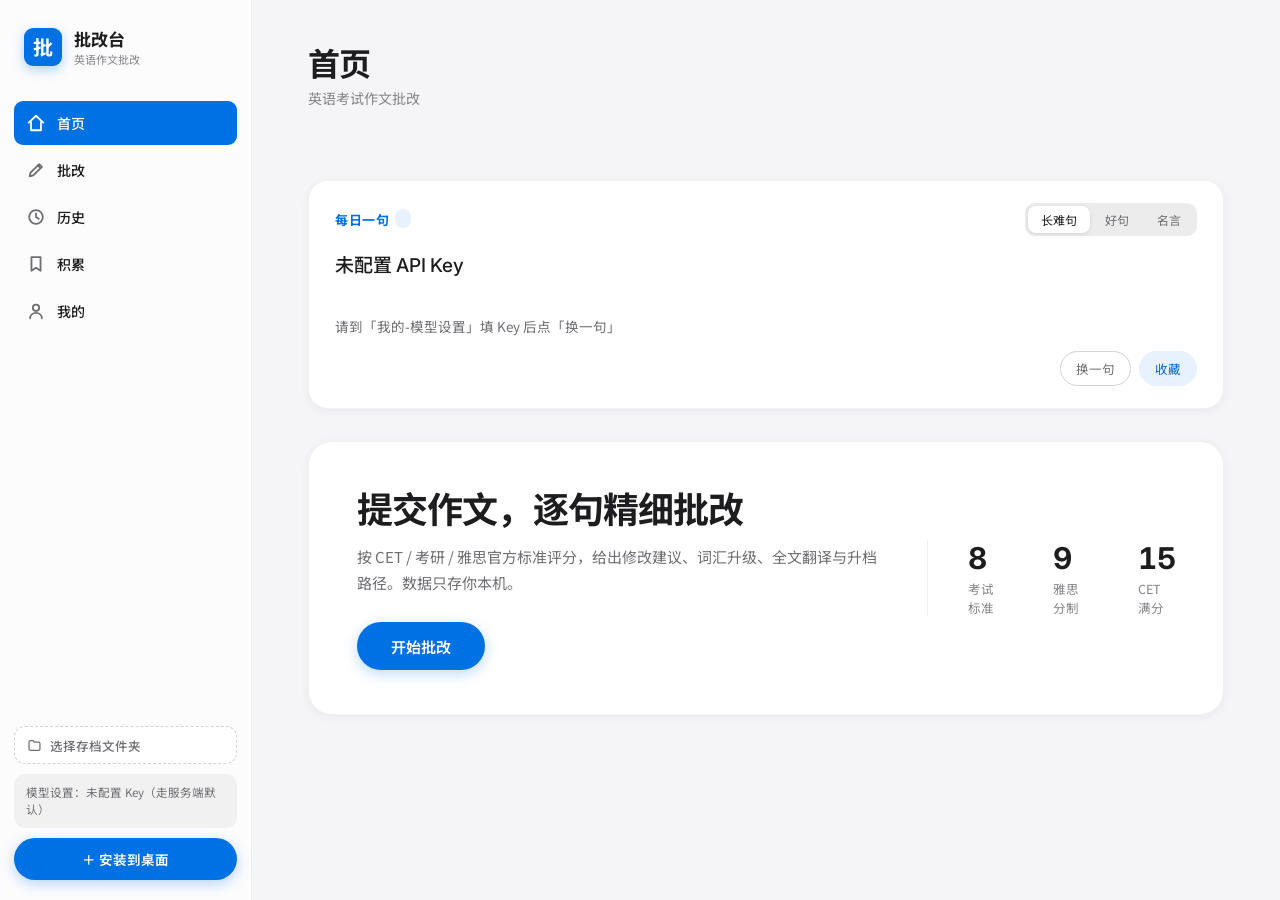
<file: index.html>
<!DOCTYPE html>
<html lang="zh-CN">
<head>
<meta charset="UTF-8">
<meta name="viewport" content="width=device-width, initial-scale=1">
<meta name="theme-color" content="#0071E3">
<meta name="apple-mobile-web-app-capable" content="yes">
<meta name="apple-mobile-web-app-status-bar-style" content="default">
<meta name="apple-mobile-web-app-title" content="批改台">
<title>批改台 · 英语作文批改</title>
<link rel="manifest" href="manifest.webmanifest">
<link rel="icon" type="image/png" sizes="192x192" href="icon-192.png">
<link rel="apple-touch-icon" href="icon-192.png">
<link rel="preconnect" href="https://fonts.googleapis.com">
<link rel="preconnect" href="https://fonts.gstatic.com" crossorigin>
<link href="https://fonts.googleapis.com/css2?family=Inter:wght@400;500;600;700&family=Noto+Sans+SC:wght@400;500;600;700&display=swap" rel="stylesheet">
<link rel="stylesheet" href="css/style.css">
</head>
<body>
<!-- class="phone" 是 app.js 注入桌面侧边栏的挂载点；桌面版 CSS 将其铺满整个视口 -->
<div class="phone app-shell">

  <!-- ===================== 屏1 首页 ===================== -->
  <section class="screen show" id="s-home" data-active="home">
    <div class="content">
      <div class="page-head">
        <div>
          <div class="page-title">首页</div>
          <div class="page-sub">英语考试作文批改</div>
        </div>
      </div>

      <div class="daily-card" id="dailyCard">
        <div class="daily-head">
          <span class="daily-label">每日一句 <em class="daily-src" id="dailySrc"></em></span>
          <div class="daily-seg" id="dailySeg">
            <button class="on" data-cat="long">长难句</button>
            <button data-cat="good">好句</button>
            <button data-cat="quote">名言</button>
          </div>
        </div>
        <div class="daily-text" id="dailyText"></div>
        <div class="daily-cn" id="dailyCn"></div>
        <div class="daily-foot">
          <span class="daily-author" id="dailyAuthor"></span>
          <div class="daily-actions">
            <button class="mini-btn" id="dailyNext">换一句</button>
            <button class="mini-btn primary" id="dailySave">收藏</button>
          </div>
        </div>
      </div>

      <div class="hero-card">
        <div class="hero-main">
          <div class="hero-title">提交作文，逐句精细批改</div>
          <div class="hero-desc">按 CET / 考研 / 雅思官方标准评分，给出修改建议、词汇升级、全文翻译与升档路径。数据只存你本机。</div>
          <button class="cta" id="homeCta" style="max-width:200px">开始批改</button>
        </div>
        <div class="hero-meta">
          <div class="hero-stat"><b>8</b><span>考试标准</span></div>
          <div class="hero-stat"><b>9</b><span>雅思分制</span></div>
          <div class="hero-stat"><b>15</b><span>CET 满分</span></div>
        </div>
      </div>
    </div>
  </section>

  <!-- ===================== 屏2 新建批改 ===================== -->
  <section class="screen" id="s-new" data-active="review">
    <div class="content">
      <div class="page-head">
        <div>
          <div class="page-title">新建批改</div>
          <div class="page-sub">选择考试标准并粘贴作文，逐句精细批改</div>
        </div>
        <button class="icon-btn" id="newClose" title="返回首页"><svg viewBox="0 0 24 24" fill="none" stroke="currentColor" stroke-width="2" stroke-linecap="round"><path d="M6 6l12 12M18 6L6 18"/></svg></button>
      </div>
      <div class="new-grid">
        <div class="card new-main">
          <div class="card-title">考试标准</div>
          <div class="sub">单选，决定评分依据与目标字数</div>
          <select class="exam-select" id="levelSelect" style="width:100%">
            <option value="CET4" selected>CET-4</option>
            <option value="CET6">CET-6</option>
            <option value="考研英一A">考研英语一 · A节</option>
            <option value="考研英一B">考研英语一 · B节</option>
            <option value="考研英二A">考研英语二 · A节</option>
            <option value="考研英二B">考研英语二 · B节</option>
            <option value="高中">高中</option>
            <option value="雅思">雅思</option>
          </select>

          <div class="card-title" style="margin-top:18px">作文输入</div>
          <div class="essay-box" id="essayBox">
            <textarea class="essay-text" id="essayInput" placeholder="在这里粘贴或输入你的作文…&#10;&#10;示例：&#10;    In recent years, online learning has become increasingly popular among college students. It offers flexibility and convenience, allowing learners to access course materials anytime and anywhere."></textarea>
            <div class="word-count" id="wordCount">0 词</div>
            <div class="word-target" id="wordTarget"></div>
          </div>

          <div class="sub" id="dirHint">题目 / Directions（选填，填写可提升离题批改准确率）</div>
          <div class="dir-box">
            <textarea class="dir-text" id="dirInput" placeholder="可选：题目、Directions 或图表描述"></textarea>
          </div>

          <button class="cta grade-btn" id="gradeBtn">开始批改</button>
        </div>
        <div class="new-side">
          <div class="card">
            <div class="card-title">使用说明</div>
            <div class="guide-step"><b>1.</b> 选择考试标准，决定评分依据与目标字数</div>
            <div class="guide-step"><b>2.</b> 粘贴作文（可同时填写题目提升切题检测准确率）</div>
            <div class="guide-step"><b>3.</b> 点击「开始批改」，按官方标准逐句评分</div>
            <div class="guide-step"><b>4.</b> 结果页可查看修改建议、查词、收藏、导出报告</div>
          </div>
          <div class="card" style="margin-top:14px">
            <div class="card-title">关于模型</div>
            <div class="desc">批改使用你在「我的-模型设置」中填写的 API Key，请求由你的浏览器直连模型厂商，数据不出本机。</div>
          </div>
        </div>
      </div>
    </div>
  </section>

  <!-- ===================== 屏3 批改结果 ===================== -->
  <section class="screen" id="s-result" data-active="review">
    <div class="content">
      <div class="page-head">
        <div>
          <div class="page-title">批改结果</div>
          <div class="page-sub" id="resultSub"></div>
        </div>
        <button class="icon-btn" id="resultClose" title="返回首页"><svg viewBox="0 0 24 24" fill="none" stroke="currentColor" stroke-width="2" stroke-linecap="round"><path d="M6 6l12 12M18 6L6 18"/></svg></button>
      </div>
      <div id="resultBody">
        <div class="card"><div class="desc">尚无批改结果，请先在「新建批改」提交作文。</div></div>
      </div>
    </div>
  </section>

  <!-- ===================== 屏4 历史记录 ===================== -->
  <section class="screen" id="s-history" data-active="history">
    <div class="content">
      <div class="page-head">
        <div>
          <div class="page-title">历史记录</div>
          <div class="page-sub">提交即返回，后台批改，完成后在此查看</div>
        </div>
      </div>
      <div id="taskList"></div>
      <div class="empty" id="taskEmpty" hidden>
        <svg viewBox="0 0 44 44" fill="none" stroke="currentColor" stroke-width="2" stroke-linecap="round" stroke-linejoin="round"><path d="M14 22h16"/><path d="M22 14v16"/><rect x="7" y="9" width="30" height="26" rx="6"/></svg>
        <div>暂无批改记录<br>提交一篇作文后，结果会出现在这里</div>
      </div>
    </div>
  </section>

  <!-- ===================== 屏6 我的 ===================== -->
  <section class="screen" id="s-mine" data-active="mine">
    <div class="content">
      <div class="page-head">
        <div>
          <div class="page-title">我的</div>
          <div class="page-sub">模型设置 · 本地数据</div>
        </div>
      </div>
      <div class="mine-wrap">
        <div class="card model-settings">
          <div class="ms-title">模型设置</div>
          <div class="ms-tip">填写你自己的 API Key，批改与取词将使用你的额度；Key 仅存你本机浏览器，不会上传。</div>
          <label class="ms-label">模型服务商</label>
          <div class="seg" id="llmVendor" style="margin:0 0 10px">
            <button class="on" data-vendor="deepseek">DeepSeek</button>
            <button data-vendor="custom">自定义</button>
          </div>
          <label class="ms-label">API Key</label>
          <input class="token-input" id="llmKey" type="password" placeholder="sk-…" style="margin-bottom:10px" autocomplete="off">
          <div class="ms-tip" style="margin:-6px 0 10px">DeepSeek 密钥：platform.deepseek.com → API Keys 页面获取（sk- 开头）。</div>
          <div id="llmCustom" hidden>
            <div class="ms-tip" style="margin:-2px 0 6px">请输入兼容标准对话接口格式的地址与密钥</div>
            <label class="ms-label">Base URL</label>
            <input class="token-input" id="llmBase" placeholder="https://api.deepseek.com/chat/completions" style="margin-bottom:10px" autocomplete="off">
            <label class="ms-label">模型名</label>
            <input class="token-input" id="llmModel" placeholder="deepseek-v4-flash" style="margin-bottom:10px" autocomplete="off">
          </div>
          <div style="display:flex;gap:8px;margin-top:4px">
            <button class="cta-primary" id="llmSave" style="flex:1">保存设置</button>
            <button class="mini-btn" id="llmTest" style="flex:1">测试连接</button>
          </div>
          <div id="llmTestResult" class="ms-tip" style="margin-top:8px;min-height:18px"></div>
        </div>
        <div class="card" style="margin-top:14px">
          <div class="card-title">本地存档</div>
          <div class="desc" id="storeModeDesc">存储模式：检测中…</div>
          <div class="store-actions">
            <button class="mini-btn primary" id="chooseFolderBtn">选择存档文件夹</button>
            <button class="mini-btn" id="importJsonBtn">导入 JSON 备份</button>
            <input type="file" id="importFile" accept=".json,application/json" hidden>
          </div>
          <div class="ms-tip" style="margin-top:10px">历史记录以 history.json 保存你选择的文件夹中；换浏览器/清数据后若看不到，点「选择存档文件夹」重新关联即可读回，或直接「导入 JSON 备份」。</div>
        </div>
      </div>
    </div>
  </section>

  <!-- ===================== 屏7 好词好句本 ===================== -->
  <section class="screen" id="s-vocab" data-active="vocab">
    <div class="content">
      <div class="page-head">
        <div>
          <div class="page-title">好词好句本</div>
          <div class="page-sub">收藏的单词与句子，可导出复习</div>
        </div>
        <div class="vocab-head-actions">
          <div class="seg vocab-seg" id="vocabFilter">
            <button class="on" data-filter="all">全部</button>
            <button data-filter="word">单词</button>
            <button data-filter="sentence">句子</button>
          </div>
          <button class="vocab-export-btn" id="vocabExport"><svg viewBox="0 0 24 24" fill="none" stroke="currentColor" stroke-width="2" stroke-linecap="round" stroke-linejoin="round"><path d="M12 3v12M7 11l5 5 5-5"/><path d="M4 19h16"/></svg><span>导出</span></button>
        </div>
      </div>
      <div id="vocabBody"></div>
    </div>
  </section>

  <!-- 底部弹层（纠错 / 取词共用；桌面版显示为居中弹窗） -->
  <div class="sheet-mask" id="sheetMask"></div>
  <div class="sheet" id="sheet"></div>

  <!-- 右键翻译菜单（在 s-result 划选英文后右键触发） -->
  <div class="ctx-menu" id="ctxMenu" hidden>
    <button class="ctx-item" id="ctxTranslate">翻译此句</button>
  </div>

  <!-- 加载遮罩 -->
  <div class="loading" id="loading"><div class="loading-box"><div class="spinner"></div><div class="loading-text">批改中…</div></div></div>
  <!-- 轻提示 -->
  <div class="toast" id="toast"><span id="toastText"></span><span class="toast-action" id="toastAction" hidden>查看</span></div>
  <!-- 通用确认弹窗（居中） -->
  <div class="modal-mask" id="modalMask" hidden>
    <div class="modal-box">
      <div class="modal-title" id="modalTitle"></div>
      <div class="modal-body" id="modalBody"></div>
      <div class="modal-actions">
        <button class="cta-secondary" id="modalCancel" style="flex:1">取消</button>
        <button class="cta-primary" id="modalConfirm" style="flex:1">确定</button>
      </div>
    </div>
  </div>

</div>

  <script src="js/standards.js"></script>
  <script src="js/store.js"></script>
  <script src="js/llm.js"></script>
  <script src="js/app.js"></script>
  <script src="js/daily.js"></script>
  <script>
    // 桌面版专属增强
    (function(){
      // 首页横幅按钮 → 新建批改（app.js 已全局暴露 showScreen）
      var hc = document.getElementById('homeCta');
      if(hc) hc.addEventListener('click', function(){ showScreen('s-new'); });

      // 「我的-本地存档」：存储模式显示 / 重新选择文件夹 / 导入 JSON 备份
      function updateStoreMode(){
        var el = document.getElementById('storeModeDesc');
        if(!el) return;
        var mode = (window.Store && Store.isFileMode()) ? '本地文件夹（history.json / vocab.json / settings.json）' : '浏览器 IndexedDB（未关联文件夹）';
        el.textContent = '存储模式：' + mode;
      }
      var cfb = document.getElementById('chooseFolderBtn');
      if(cfb) cfb.addEventListener('click', function(){
        if(!window.Store) return;
        Store.chooseFolder().then(function(r){
          updateStoreMode();
          if(typeof renderVocab==='function') renderVocab();
          if(typeof refreshTasks==='function') refreshTasks();
          if(typeof renderRecent==='function') renderRecent();
          var t=document.getElementById('toast'), tt=document.getElementById('toastText');
          if(t&&tt){ tt.textContent = r.ok ? '已连接存档文件夹并读取数据' : (r.error || '未选择文件夹（仍用浏览器本地存储）'); t.classList.add('show'); setTimeout(function(){t.classList.remove('show');},2600); }
        });
      });
      var ib = document.getElementById('importJsonBtn');
      var ipt = document.getElementById('importFile');
      if(ib && ipt){
        ib.addEventListener('click', function(){ ipt.click(); });
        ipt.addEventListener('change', function(){
          var f = ipt.files && ipt.files[0];
          if(!f) return;
          f.text().then(function(text){
            var r = window.Store ? Store.importFromJSON(text) : {ok:false,error:'store 未初始化'};
            var t=document.getElementById('toast'), tt=document.getElementById('toastText');
            if(t&&tt){
              tt.textContent = r.ok ? ('已导入：历史 '+r.history+' 条 · 词句 '+r.vocab+' 条'+(r.settings?' · 设置':'')+'，可到历史/积累查看') : ('导入失败：'+(r.error||'未知错误'));
              t.classList.add('show'); setTimeout(function(){t.classList.remove('show');},3200);
            }
            if(r.ok){
              if(typeof renderVocab==='function') renderVocab();
              if(typeof refreshTasks==='function') refreshTasks();
              if(typeof renderRecent==='function') renderRecent();
            }
            ipt.value='';
          });
        });
      }
      updateStoreMode();
    })();
  </script>
</body>
</html>
</file>
<file: css/style.css>
/* ============================================================
   批改台 · 桌面版（Apple 设计语言）
   原移动端基座与桌面覆盖层已在重构中合并为单一文件：
   1) 色板为 Apple 系统色（蓝 #0071E3 / 绿 #34C759 / 红 #FF3B30
      背景 #F5F5F7 / 正文 #1D1D1F）
   2) 形态对齐 Apple：大标题负字距、大圆角、胶囊按钮、
      毛玻璃侧边栏、segmented 控件、克制层次（少边框多留白）
   3) 文件尾部「基座样式补齐」段包含结果页/历史/阅读视图等
      所需的基础组件类（Apple 化后并入，避免依赖外链基座）
   ============================================================ */

/* ---------- Apple 设计令牌 ---------- */
:root{
  /* 系统色板（覆盖根样式变量，使所有组件自动切换配色） */
  --blue:#0071E3;
  --blue-dark:#0040DD;
  --blue-soft:#E8F1FE;
  --chip-blue:#E8F1FE;
  --chip-purple-bg:#F3EBFB;
  --chip-purple:#AF52DE;
  --bg:#F5F5F7;
  --card:#FFFFFF;
  --border:#E8E8ED;
  --ink:#1D1D1F;
  --ink-2:#6E6E73;
  --ink-3:#86868B;
  --gray:#C7C7CC;
  --green:#34C759;
  --green-bg:#E9F9EE;
  --warn:#FF9500;
  --warn-bg:#FFF6E5;
  --red:#FF3B30;
  --red-bg:#FFF0EF;
  --grad:linear-gradient(135deg,#0071E3 0%,#42A5F5 100%);
  --shadow-card:0 2px 12px rgba(0,0,0,.06);
  --shadow-modal:0 24px 60px rgba(0,0,0,.18);

  /* 桌面版令牌 */
  --dt-bg:#F5F5F7;
  --dt-surface:#FFFFFF;
  --dt-border:rgba(0,0,0,.06);
  --dt-border-strong:#D2D2D7;
  --dt-ink:#1D1D1F;
  --dt-ink-2:#6E6E73;
  --dt-ink-3:#86868B;
  --dt-shadow-sm:0 2px 10px rgba(0,0,0,.05);
  --dt-shadow-md:0 12px 32px rgba(0,0,0,.10);
  --dt-shadow-lg:0 28px 64px rgba(0,0,0,.16);
  --dt-radius:18px;
}

/* ---------- 全局基础 ---------- */
html,body{height:100%;}
body{background:var(--dt-bg);color:var(--dt-ink);-webkit-font-smoothing:antialiased;font-feature-settings:"tnum";}
::selection{background:rgba(0,113,227,.16);}
button{font-family:inherit;}

.content::-webkit-scrollbar{width:9px;}
.content::-webkit-scrollbar-thumb{background:#C8C9CD;border-radius:6px;border:2px solid var(--dt-bg);}
.content::-webkit-scrollbar-thumb:hover{background:#A9ABB0;}
.content::-webkit-scrollbar-track{background:transparent;}

/* ---------- 应用外壳 ---------- */
.phone{
  width:100vw;height:100vh;height:100dvh;border-radius:0;box-shadow:none;border:none;
  display:flex;flex-direction:row;overflow:hidden;background:var(--dt-bg);
}
.phone > .screen{left:252px;}
.screen{position:absolute;top:0;bottom:0;right:0;display:none;flex-direction:column;background:var(--dt-bg);}
.screen.show{display:flex;}
.screen .content{flex:1;overflow-y:auto;max-width:1120px;margin:0 auto;padding:44px 56px 64px;width:100%;display:flex;flex-direction:column;}
.statusbar,.tabbar,.home-indicator{display:none!important;}

/* ---------- 侧边栏（毛玻璃，macOS/iOS 风） ---------- */
.wb-sidebar{
  display:flex;flex-direction:column;width:252px;flex:none;height:100%;
  background:rgba(255,255,255,.68);backdrop-filter:blur(24px) saturate(180%);-webkit-backdrop-filter:blur(24px) saturate(180%);
  border-right:1px solid rgba(0,0,0,.06);
  padding:26px 14px 20px;gap:6px;z-index:5;
}
.wb-brand{display:flex;align-items:center;gap:12px;padding:0 10px 26px;}
.wb-logo{
  width:38px;height:38px;border-radius:9px;background:var(--blue);color:#fff;
  display:flex;align-items:center;justify-content:center;font-size:20px;font-weight:700;
  font-family:'Noto Sans SC',sans-serif;flex:none;box-shadow:0 4px 12px rgba(0,113,227,.30);
}
.wb-name{font-size:17px;font-weight:700;color:var(--dt-ink);font-family:'Noto Sans SC',sans-serif;letter-spacing:-.01em;}
.wb-sub{font-size:11px;color:var(--dt-ink-3);font-family:'Noto Sans SC',sans-serif;}
.wb-nav{display:flex;flex-direction:column;gap:3px;margin-top:2px;}
.wb-nav-item{
  display:flex;align-items:center;gap:11px;height:44px;padding:0 12px;border:none;background:transparent;
  border-radius:9px;color:var(--dt-ink);cursor:pointer;font-size:14px;font-weight:500;
  font-family:'Noto Sans SC',sans-serif;transition:background .16s ease,color .16s ease;
}
.wb-nav-item svg{width:20px;height:20px;flex:none;color:var(--dt-ink-2);transition:color .16s ease;}
.wb-nav-item:hover{background:rgba(0,0,0,.045);}
.wb-nav-item.active{background:var(--blue);color:#fff;}
.wb-nav-item.active svg{color:#fff;}
.wb-side-foot{margin-top:auto;display:flex;flex-direction:column;gap:10px;}
.wb-model-tip{
  font-size:11.5px;color:var(--dt-ink-2);line-height:17px;font-family:'Noto Sans SC',sans-serif;
  padding:10px 12px;background:rgba(0,0,0,.045);border-radius:11px;
}
.wb-install{
  height:42px;border:none;border-radius:980px;background:var(--blue);color:#fff;
  font-size:13.5px;font-weight:600;font-family:'Noto Sans SC',sans-serif;cursor:pointer;
  display:flex;align-items:center;justify-content:center;gap:7px;
  box-shadow:0 4px 14px rgba(0,113,227,.28);transition:filter .15s ease,transform .08s ease;
}
.wb-install:hover{filter:brightness(1.06);}
.wb-install:active{transform:scale(.98);}
.wb-install svg{width:17px;height:17px;}

/* 侧边栏底部：选择/重选存档文件夹（全局可见） */
.wb-folder{
  height:38px;border:1px dashed var(--dt-border-strong);border-radius:11px;background:var(--dt-surface);
  color:var(--dt-ink-2);font-size:12.5px;font-weight:500;font-family:'Noto Sans SC',sans-serif;
  cursor:pointer;display:flex;align-items:center;justify-content:flex-start;gap:8px;padding:0 12px;
  transition:background .15s ease,border-color .15s ease,color .15s ease;
}
.wb-folder:hover{background:var(--blue-soft);border-color:var(--blue);color:var(--blue);}
.wb-folder svg{width:15px;height:15px;flex:none;}
.wb-folder.connected{background:var(--green-bg);border:1px solid rgba(52,199,89,.30);color:#1A7F37;}
.wb-folder.connected:hover{background:rgba(52,199,89,.18);border-color:#1A7F37;color:#1A7F37;}

/* ---------- 页头（Apple 大标题） ---------- */
.page-head{display:flex;align-items:flex-end;justify-content:space-between;gap:16px;margin-bottom:28px;}
.page-title{font-size:32px;font-weight:700;color:var(--dt-ink);font-family:'Noto Sans SC',sans-serif;letter-spacing:-.02em;line-height:1.15;}
.page-sub{font-size:14px;color:var(--dt-ink-3);margin-top:7px;font-family:'Noto Sans SC',sans-serif;}
.page-cta{width:auto;padding:0 30px;height:44px;border-radius:980px;display:inline-flex;align-items:center;justify-content:center;}

/* ---------- 按钮（胶囊） ---------- */
.cta,.cta-primary{
  background:var(--blue);color:#fff;border-radius:980px;height:46px;display:flex;align-items:center;justify-content:center;
  font-size:15px;font-weight:600;font-family:'Noto Sans SC',sans-serif;cursor:pointer;border:none;
  box-shadow:0 4px 14px rgba(0,113,227,.26);transition:filter .15s ease,transform .08s ease;
}
.cta:hover,.cta-primary:hover{filter:brightness(1.06);}
.cta:active,.cta-primary:active{transform:scale(.985);}
.cta-secondary{
  flex:1;background:var(--dt-surface);color:var(--blue);border:1px solid var(--dt-border-strong);
  border-radius:980px;height:46px;display:flex;align-items:center;justify-content:center;
  font-size:15px;font-weight:600;font-family:'Noto Sans SC',sans-serif;cursor:pointer;
  transition:background .15s ease,transform .08s ease;
}
.cta-secondary:hover{background:var(--blue-soft);}
.cta-secondary:active{transform:scale(.985);}
.icon-btn{width:38px;height:38px;color:var(--dt-ink-3);display:flex;align-items:center;justify-content:center;border-radius:9px;border:none;background:transparent;cursor:pointer;transition:background .15s ease,color .15s ease;}
.icon-btn:hover{background:rgba(0,113,227,.08);color:var(--blue);}
.icon-btn svg{width:20px;height:20px;}
.mini-btn{
  font-size:12.5px;padding:7px 15px;border:1px solid var(--dt-border-strong);background:var(--dt-surface);
  color:var(--dt-ink-2);border-radius:980px;cursor:pointer;font-family:'Noto Sans SC',sans-serif;
  transition:background .15s ease,color .15s ease,border-color .15s ease,transform .08s ease;
}
.mini-btn:hover{border-color:var(--blue);color:var(--blue);background:var(--blue-soft);}
.mini-btn:active{transform:scale(.97);}
.mini-btn:disabled{opacity:.5;cursor:default;}
.mini-btn.primary{background:var(--blue-soft);border-color:transparent;color:var(--blue);}
.mini-btn.ai{background:var(--chip-purple-bg);border-color:transparent;color:var(--chip-purple);}
.vocab-export-btn{display:inline-flex;align-items:center;gap:6px;padding:0 18px;height:38px;border-radius:980px;font-size:13px;color:var(--dt-ink-2);background:var(--dt-surface);border:1px solid var(--dt-border-strong);white-space:nowrap;font-family:'Noto Sans SC',sans-serif;cursor:pointer;transition:background .15s ease,color .15s ease,border-color .15s ease;}
.vocab-export-btn:hover{background:var(--blue-soft);color:var(--blue);border-color:transparent;}
.vocab-export-btn svg{width:16px;height:16px;flex:none;}
.vocab-export-btn span{font-weight:500;}
.vocab-head-actions{display:flex;align-items:center;gap:14px;flex-wrap:wrap;}
.vocab-seg{height:38px;padding:3px;}
.vocab-seg button{font-size:13px;padding:4px 14px;}

/* 积累页分组（单词 / 句子） */
.vocab-group{margin-bottom:18px;}
.vocab-group:last-child{margin-bottom:0;}
.vocab-group-title{font-size:14.5px;font-weight:600;color:var(--dt-ink);font-family:'Noto Sans SC',sans-serif;margin-bottom:10px;display:flex;align-items:center;gap:8px;letter-spacing:-.01em;}
.vocab-group-count{font-size:11.5px;color:var(--blue);background:var(--blue-soft);border-radius:6px;padding:2px 8px;font-weight:600;font-family:'Inter',sans-serif;font-variant-numeric:tabular-nums;}
.vocab-list{background:transparent!important;border:none!important;box-shadow:none!important;display:block!important;grid-template-columns:none!important;overflow:visible!important;}
.vocab-item{cursor:pointer;transition:background .15s ease;}
.vocab-item:hover{background:#FAFAFB;}
.task-retry{border-radius:980px;height:32px;padding:0 16px;font-size:12.5px;transition:filter .15s ease;}
.task-retry.ghost{background:var(--dt-surface);color:var(--blue);border:1px solid var(--dt-border-strong);}
.task-retry:hover{filter:brightness(.95);}
.sent-nav-btn{border-radius:980px;height:32px;padding:0 14px;font-size:12.5px;border:1px solid var(--dt-border-strong);color:var(--blue);background:var(--dt-surface);cursor:pointer;transition:background .15s ease;}
.sent-nav-btn:hover{background:var(--blue-soft);}

/* ---------- 表单 ---------- */
.exam-select{width:100%;height:46px;border:1px solid var(--dt-border-strong);border-radius:12px;padding:0 14px;font-size:14px;font-weight:500;color:var(--dt-ink);font-family:'Noto Sans SC',sans-serif;background:#fff;appearance:none;-webkit-appearance:none;cursor:pointer;transition:border-color .15s ease,box-shadow .15s ease;background-image:url("data:image/svg+xml,%3Csvg xmlns='http://www.w3.org/2000/svg' width='14' height='14' viewBox='0 0 24 24' fill='none' stroke='%2386868B' stroke-width='2' stroke-linecap='round' stroke-linejoin='round'%3E%3Cpath d='M6 9l6 6 6-6'/%3E%3C/svg%3E");background-repeat:no-repeat;background-position:right 14px center;}
.exam-select:focus{outline:none;border-color:var(--blue);box-shadow:0 0 0 3px rgba(0,113,227,.14);}
.token-input{width:100%;height:44px;border:1px solid var(--dt-border-strong);border-radius:12px;padding:0 14px;font-size:14px;outline:none;font-family:'Inter','Noto Sans SC',sans-serif;background:#fff;transition:border-color .15s ease,box-shadow .15s ease;}
.token-input:focus{border-color:var(--blue);box-shadow:0 0 0 3px rgba(0,113,227,.14);}
.essay-box{background:#FAFAFB;border:1px solid var(--dt-border);border-radius:14px;padding:14px 14px 6px;height:300px;display:flex;flex-direction:column;gap:6px;transition:border-color .18s ease,box-shadow .18s ease,background .18s ease;}
.essay-box:hover{border-color:var(--dt-border-strong);}
.essay-box:focus-within{border-color:var(--blue);background:#fff;box-shadow:0 0 0 4px rgba(0,113,227,.10);}
.essay-text{flex:1;width:100%;border:none;outline:none;background:transparent;resize:vertical;color:var(--dt-ink);line-height:1.8;font-size:15.5px;font-family:'Inter','Noto Sans SC',serif;padding:4px 0;}
.essay-text::placeholder{color:#9A9AA0;font-style:normal;}
.dir-box{background:#FAFAFB;border:1px solid var(--dt-border);border-radius:12px;padding:10px 12px;min-height:72px;display:flex;align-items:stretch;transition:border-color .18s ease,box-shadow .18s ease,background .18s ease;}
.dir-box:hover{border-color:var(--dt-border-strong);}
.dir-box:focus-within{border-color:var(--blue);background:#fff;box-shadow:0 0 0 4px rgba(0,113,227,.10);}
.dir-text{width:100%;border:none;outline:none;background:transparent;resize:vertical;color:var(--dt-ink);line-height:1.6;font-size:14px;font-family:'Inter','Noto Sans SC',serif;min-height:48px;padding:2px 0;}
.dir-text::placeholder{color:#9A9AA0;}
.word-count{font-size:12px;font-weight:600;color:var(--dt-ink-3);font-family:'Inter',sans-serif;align-self:flex-end;}
.word-count.low{color:var(--warn);}
.word-count.ok{color:var(--green);}
.word-count.high{color:var(--red);}
.word-target{font-size:11px;color:var(--dt-ink-3);font-family:'Noto Sans SC',sans-serif;align-self:flex-end;margin-top:-4px;}
.seg{background:rgba(120,120,128,.14);border-radius:10px;padding:3px;height:40px;display:flex;}
.seg button{flex:1;border:none;background:transparent;border-radius:8px;font-size:14px;font-weight:500;font-family:'Noto Sans SC',sans-serif;cursor:pointer;color:var(--dt-ink-2);transition:background .16s ease,color .16s ease,box-shadow .16s ease;}
.seg button.on{background:#fff;color:var(--dt-ink);box-shadow:0 1px 4px rgba(0,0,0,.10);}

/* ---------- 卡片与列表（克制层次：白卡 + 细边 + 轻阴影） ---------- */
.card{background:var(--dt-surface);border:1px solid rgba(0,0,0,.05);border-radius:20px;padding:24px;display:flex;flex-direction:column;box-shadow:var(--dt-shadow-sm);}
.card-title{font-size:15px;font-weight:600;color:var(--dt-ink);font-family:'Noto Sans SC',sans-serif;letter-spacing:-.01em;}
.desc{font-size:13.5px;line-height:1.7;color:var(--dt-ink-2);font-family:'Noto Sans SC',sans-serif;}
.sub{font-size:13px;color:var(--dt-ink-3);font-family:'Noto Sans SC',sans-serif;}
.section-title{font-size:17px;font-weight:700;color:var(--dt-ink);font-family:'Noto Sans SC',sans-serif;letter-spacing:-.01em;margin-bottom:12px;}
.report-link{font-size:13px;color:var(--dt-ink-3);text-align:right;cursor:pointer;font-family:'Noto Sans SC',sans-serif;padding:8px 2px;transition:color .15s ease;}
.report-link:hover{color:var(--blue);}
.list-card{background:var(--dt-surface);border:1px solid rgba(0,0,0,.05);border-radius:20px;box-shadow:var(--dt-shadow-sm);overflow:hidden;}
.recent-card,.history-card{
  background:var(--dt-surface);border:1px solid rgba(0,0,0,.05);border-radius:18px;padding:17px 20px;
  box-shadow:var(--dt-shadow-sm);display:flex;align-items:center;justify-content:space-between;
  transition:transform .16s ease,box-shadow .16s ease;
}
.recent-card:hover,.history-card:hover{transform:translateY(-2px);box-shadow:var(--dt-shadow-md);}
.rc-score,.hc-score{font-size:24px;font-weight:700;color:var(--blue);font-family:'Inter',sans-serif;font-variant-numeric:tabular-nums;letter-spacing:-.02em;}
.chip-label{background:var(--green-bg);color:var(--green);border-radius:980px;padding:0 10px;height:24px;display:inline-flex;align-items:center;font-size:12px;font-weight:600;font-family:'Inter',sans-serif;align-self:flex-start;}
.task-card.running{opacity:.85;}
.task-state.running{color:var(--blue);}
.task-state.done{color:var(--green);}
.task-state.failed{color:var(--red);}
.empty{color:var(--dt-ink-3);font-size:14px;text-align:center;padding:56px 20px;line-height:24px;font-family:'Noto Sans SC',sans-serif;}
.empty svg{width:46px;height:46px;margin-bottom:12px;color:#C7C7CC;}
#recentList{display:grid;grid-template-columns:1fr 1fr;gap:14px;}
.list-card{display:grid;grid-template-columns:1fr 1fr;gap:0;background:transparent;border:none;box-shadow:none;overflow:visible;}
.list-card .history-card,.list-card .vocab-item{border-bottom:1px solid rgba(0,0,0,.05);border-radius:0;margin-bottom:0;}
.list-card .history-card:last-child,.list-card .vocab-item:last-child{border-bottom:none;}

/* ---------- 首页（Apple 大留白大标题） ---------- */
.hero-card{
  display:flex;align-items:center;justify-content:space-between;gap:40px;
  background:var(--dt-surface);border:1px solid rgba(0,0,0,.05);border-radius:24px;
  padding:44px 48px;box-shadow:var(--dt-shadow-sm);margin-top:4px;
}
.hero-main{max-width:560px;}
.hero-title{font-size:36px;font-weight:700;color:var(--dt-ink);font-family:'Noto Sans SC',sans-serif;letter-spacing:-.025em;line-height:1.2;}
.hero-desc{font-size:15px;line-height:1.75;color:var(--dt-ink-2);margin-top:14px;font-family:'Noto Sans SC',sans-serif;}
.hero-card .cta{display:inline-flex;align-items:center;justify-content:center;margin-top:26px;padding:0 34px;height:48px;}
.hero-meta{display:flex;gap:0;border-left:1px solid rgba(0,0,0,.06);padding-left:40px;}
.hero-stat{display:flex;flex-direction:column;align-items:flex-start;gap:3px;padding:0 28px;}
.hero-stat:first-child{padding-left:0;}
.hero-stat:last-child{padding-right:0;}
.hero-stat b{font-size:30px;font-weight:700;color:var(--dt-ink);font-family:'Inter',sans-serif;font-variant-numeric:tabular-nums;letter-spacing:-.02em;}
.hero-stat span{font-size:12.5px;color:var(--dt-ink-3);font-family:'Noto Sans SC',sans-serif;}

/* 每日一句 */
.daily-card{background:var(--dt-surface);border:1px solid rgba(0,0,0,.05);border-radius:20px;padding:22px 26px;margin:20px 0 4px;box-shadow:var(--dt-shadow-sm);}
.daily-head{display:flex;align-items:center;justify-content:space-between;gap:8px;margin-bottom:14px;}
.daily-label{font-size:13px;font-weight:700;color:var(--blue);letter-spacing:.04em;font-family:'Noto Sans SC',sans-serif;text-transform:uppercase;}
.daily-src{font-style:normal;font-size:10.5px;font-weight:600;color:var(--blue);background:var(--blue-soft);border-radius:980px;padding:2px 8px;margin-left:6px;vertical-align:2px;}
.daily-seg{display:flex;background:rgba(120,120,128,.14);border-radius:10px;padding:3px;gap:2px;}
.daily-seg button{font-size:12px;padding:5px 13px;border:none;background:transparent;color:var(--dt-ink-2);border-radius:8px;cursor:pointer;font-family:'Noto Sans SC',sans-serif;transition:background .16s ease,color .16s ease;}
.daily-seg button.on{background:#fff;color:var(--dt-ink);box-shadow:0 1px 4px rgba(0,0,0,.10);}
.daily-text{font-size:19px;line-height:1.65;color:var(--dt-ink);font-weight:500;min-height:58px;font-family:'Inter','Noto Sans SC',sans-serif;letter-spacing:-.01em;}
.daily-cn{font-size:13.5px;line-height:1.6;color:var(--dt-ink-2);margin-top:8px;min-height:18px;font-family:'Noto Sans SC',sans-serif;}
.daily-foot{display:flex;align-items:center;justify-content:space-between;gap:8px;margin-top:14px;flex-wrap:wrap;}
.daily-author{font-size:12px;color:var(--dt-ink-3);font-family:'Noto Sans SC',sans-serif;}
.daily-actions{display:flex;gap:8px;flex-wrap:wrap;}

/* ---------- 新建批改 ---------- */
.new-grid{display:grid;grid-template-columns:minmax(0,1fr) 320px;gap:24px;align-items:start;}
.new-main{padding:26px;gap:8px;}
.new-side{display:flex;flex-direction:column;gap:18px;}
.guide-step{font-size:13.5px;line-height:1.65;color:var(--dt-ink-2);padding:10px 0;border-bottom:1px dashed rgba(0,0,0,.08);font-family:'Noto Sans SC',sans-serif;}
.guide-step:last-child{border-bottom:none;}
.guide-step b{display:inline-flex;width:22px;height:22px;border-radius:50%;background:var(--blue-soft);color:var(--blue);align-items:center;justify-content:center;font-size:12px;margin-right:9px;font-family:'Inter',sans-serif;flex:none;}

/* ---------- 我的 ---------- */
.mine-wrap{max-width:680px;}
.model-settings{padding:26px;}
.ms-title{font-size:16px;font-weight:700;color:var(--dt-ink);font-family:'Noto Sans SC',sans-serif;letter-spacing:-.01em;}
.ms-tip{font-size:12.5px;color:var(--dt-ink-3);line-height:19px;margin:4px 0 12px;font-family:'Noto Sans SC',sans-serif;}
.ms-label{font-size:12.5px;color:var(--dt-ink-2);margin:8px 0 5px;font-family:'Noto Sans SC',sans-serif;font-weight:500;}
.store-actions{display:flex;gap:10px;flex-wrap:wrap;margin-top:12px;}

/* ---------- 批改结果 ---------- */
.score-card{background:var(--dt-surface);border:1px solid rgba(0,0,0,.05);border-radius:22px;padding:28px 32px;display:flex;align-items:center;justify-content:space-between;box-shadow:var(--dt-shadow-sm);}
.sc-score{font-size:44px;font-weight:700;color:var(--dt-ink);font-family:'Inter',sans-serif;font-variant-numeric:tabular-nums;line-height:1.05;letter-spacing:-.03em;}
.sc-tag{background:var(--blue);color:#fff;border-radius:980px;padding:2px 11px;height:24px;display:inline-flex;align-items:center;font-size:12px;font-weight:600;font-family:'Inter',sans-serif;align-self:flex-start;}
.sc-band{font-size:14px;font-weight:500;color:var(--dt-ink-2);font-family:'Noto Sans SC',sans-serif;}
.sc-conv{font-size:30px;font-weight:700;color:var(--blue);font-family:'Inter',sans-serif;font-variant-numeric:tabular-nums;letter-spacing:-.02em;}
.score-card .info-btn{background:rgba(0,0,0,.05);color:var(--dt-ink-2);border-radius:50%;width:26px;height:26px;display:inline-flex;align-items:center;justify-content:center;font-size:12px;font-weight:700;flex:none;border:none;cursor:pointer;}
.dim4-bar{height:9px;background:rgba(0,0,0,.06);border-radius:5px;overflow:hidden;}
.dim4-fill{height:100%;background:var(--blue);border-radius:5px;}
.dim4-score{font-size:15px;font-weight:700;color:var(--blue);width:30px;text-align:right;font-family:'Inter',sans-serif;font-variant-numeric:tabular-nums;}
.path-card{background:var(--blue-soft);border:1px solid rgba(0,113,227,.12);border-radius:16px;padding:18px;}
.banner{background:var(--green-bg);border:1px solid rgba(52,199,89,.18);border-radius:12px;padding:14px 16px;display:flex;align-items:center;gap:10px;}
.report-card{background:var(--dt-surface);border:1px solid rgba(0,0,0,.05);border-radius:20px;padding:24px;display:flex;flex-direction:column;gap:14px;box-shadow:var(--dt-shadow-sm);}
.rep-score{font-size:32px;font-weight:700;color:var(--dt-ink);font-family:'Inter',sans-serif;font-variant-numeric:tabular-nums;letter-spacing:-.02em;}
.rep-conv{font-size:24px;font-weight:700;color:var(--blue);font-family:'Inter',sans-serif;font-variant-numeric:tabular-nums;letter-spacing:-.02em;}

/* 逐句批改 */
.sent-card{border-top:1px solid rgba(0,0,0,.05);padding-top:15px;display:flex;flex-direction:column;gap:7px;}
.sent-idx{font-size:12.5px;font-weight:700;color:var(--blue);font-family:'Inter',sans-serif;min-width:22px;}
.sent-orig{font-size:16.5px;line-height:1.7;color:var(--dt-ink);font-family:'Inter',sans-serif;}
.sent-fix{font-size:14px;line-height:1.65;color:var(--green);font-family:'Inter',sans-serif;background:var(--green-bg);border-radius:10px;padding:9px 13px;}
.sent-issue{font-size:12.5px;line-height:19px;color:var(--dt-ink-2);font-family:'Noto Sans SC',sans-serif;display:flex;gap:7px;align-items:flex-start;}
.issue-tag{flex:none;font-size:10.5px;font-weight:700;color:#fff;background:var(--warn);border-radius:980px;padding:2px 8px;font-family:'Noto Sans SC',sans-serif;}
.issue-tag.major{background:var(--red);}
.issue-tag.minor{background:var(--warn);}
.sent-tip{font-size:12.5px;line-height:19px;color:var(--blue);background:var(--blue-soft);border-radius:10px;padding:9px 13px;font-family:'Noto Sans SC',sans-serif;display:flex;gap:7px;align-items:flex-start;}
.err-orig{font-size:14px;color:var(--red);font-family:'Inter',sans-serif;margin-bottom:8px;}
.err-fix{font-size:14px;color:var(--green);font-family:'Inter',sans-serif;background:var(--green-bg);border-radius:10px;padding:9px 13px;margin-bottom:10px;}
.err-tip{font-size:13px;line-height:19px;color:var(--blue);background:var(--blue-soft);border-radius:10px;padding:9px 13px;font-family:'Noto Sans SC',sans-serif;}
.low-tip{background:var(--blue-soft);border-radius:14px;padding:14px 16px;font-size:13px;line-height:20px;color:var(--blue);font-family:'Noto Sans SC',sans-serif;margin-bottom:14px;}

/* 阅读视图 */
.reading{border:1px solid rgba(0,0,0,.05);border-radius:20px;padding:22px;background:var(--dt-surface);box-shadow:var(--dt-shadow-sm);}
.reading p{font-size:17px;line-height:1.8;color:var(--dt-ink);font-family:'Inter',sans-serif;margin:0 0 14px;position:relative;}
.trans-card{border:1px solid rgba(0,0,0,.05);border-radius:20px;background:var(--dt-surface);overflow:hidden;box-shadow:var(--dt-shadow-sm);}
.trans-head{padding:16px 20px;cursor:pointer;transition:background .15s ease;}
.trans-head:hover{background:#FAFAFB;}
.trans-body{padding:0 20px 20px;font-size:14px;line-height:1.75;color:var(--dt-ink-2);font-family:'Noto Sans SC',sans-serif;}

/* 好词好句本 */
.vocab-item{padding:17px 20px;background:transparent;display:flex;align-items:flex-start;justify-content:space-between;gap:10px;}
.vocab-text{font-size:15.5px;font-weight:600;color:var(--dt-ink);font-family:'Inter',sans-serif;word-break:break-word;line-height:1.55;}
.vocab-sub{font-size:13px;color:var(--dt-ink-2);margin-top:5px;line-height:1.55;font-family:'Noto Sans SC',sans-serif;}
.vocab-empty{text-align:center;color:var(--dt-ink-3);font-size:14px;padding:48px 20px;line-height:22px;font-family:'Noto Sans SC',sans-serif;}

/* 评分标准折叠区（默认收起，点 ? 展开） */
.std-section{border:1px solid rgba(0,0,0,.05);border-radius:16px;overflow:hidden;background:var(--dt-surface);}
.std-section .std-head{display:flex;align-items:center;justify-content:space-between;padding:14px 18px;cursor:pointer;user-select:none;transition:background .15s ease;}
.std-section .std-head:hover{background:#FAFAFB;}
.std-section .std-head-t{display:flex;align-items:center;gap:10px;}
.std-section .std-head-t .q{width:22px;height:22px;border-radius:50%;background:var(--blue-soft);color:var(--blue);font-size:13px;font-weight:700;display:inline-flex;align-items:center;justify-content:center;font-family:'Inter',sans-serif;}
.std-section .std-title{font-size:14.5px;font-weight:600;color:var(--dt-ink);font-family:'Noto Sans SC',sans-serif;}
.std-section .std-chev{color:var(--dt-ink-3);font-size:14px;transition:transform .2s ease;}
.std-section .std-body{display:none;padding:6px 18px 18px;border-top:1px solid rgba(0,0,0,.04);}
.std-section.open .std-body{display:block;}
.std-section.open .std-chev{transform:rotate(180deg);}
.std-section .std-source{font-size:12px;color:var(--dt-ink-3);margin-bottom:10px;line-height:18px;}
.std-section .std-sub{font-size:12.5px;color:var(--dt-ink-2);margin-bottom:10px;font-weight:500;}
.std-section .std-dim{margin-top:10px;}
.std-section .std-dim-name{font-size:13px;font-weight:600;color:var(--dt-ink);margin-bottom:6px;}
.std-row{padding:8px 0;font-size:13px;color:var(--dt-ink-2);font-family:'Noto Sans SC',sans-serif;border-top:1px solid rgba(0,0,0,.04);}
.std-row:first-of-type{border-top:none;}
.std-row.highlight{background:var(--blue-soft);border-left:3px solid var(--blue);border-radius:8px;padding:8px 12px;margin:4px -10px;}
.std-row.highlight .std-band{color:var(--blue);}
.std-band{font-weight:600;color:var(--dt-ink);display:inline-block;min-width:64px;}
.std-section .std-note-i{background:var(--blue-soft);border-radius:10px;padding:10px 12px;font-size:12.5px;line-height:19px;color:var(--blue);margin-bottom:10px;}

/* 桌面版隐藏：上一句/下一句导航（桌面有滚动条，可滚动浏览全部句子） */
.sent-nav{display:none!important;}

/* 阅读视图：句块布局（句子+润色 / 收藏 独立容器） */
.sent-block{position:relative;padding:0 36px 0 0;margin-bottom:10px;line-height:1.8;}
.sent-block p{margin:0;}
.sent-block .sent-collect{position:absolute;right:0;top:0;width:30px;height:30px;display:flex;align-items:center;justify-content:center;border-radius:8px;background:transparent;border:1px solid transparent;color:var(--dt-ink-3);font-size:16px;cursor:pointer;transition:background .15s ease,color .15s ease,border-color .15s ease,transform .08s ease;line-height:1;}
.sent-block .sent-collect:hover{background:rgba(0,113,227,.08);color:var(--blue);}
.sent-block .sent-collect.on{color:var(--warn);background:rgba(255,149,0,.12);}
.sent-actions-inline{display:inline-flex;align-items:center;gap:6px;margin-left:8px;vertical-align:middle;}
.sent-actions-inline .sent-polish{position:static;font-size:11.5px;color:var(--blue);background:var(--blue-soft);border:1px solid rgba(0,113,227,.15);border-radius:7px;padding:3px 9px;cursor:pointer;font-family:'Noto Sans SC',sans-serif;font-weight:500;transition:background .15s ease,border-color .15s ease,transform .08s ease;white-space:nowrap;}
.sent-actions-inline .sent-polish:hover{background:#D6E6FF;border-color:rgba(0,113,227,.30);}
.sent-actions-inline .sent-polish:active{transform:scale(.97);}
.sent-actions-inline .sent-polish.loading{opacity:.6;cursor:default;}

/* 逐句卡片：润色按钮放句末 inline（与句子同块），收藏独立在 sent-head 右上 */
.sent-card .sent-collect{position:absolute;right:8px;top:8px;width:30px;height:30px;display:flex;align-items:center;justify-content:center;border-radius:8px;background:transparent;border:1px solid transparent;color:var(--dt-ink-3);font-size:16px;cursor:pointer;transition:background .15s ease,color .15s ease;line-height:1;}
.sent-card .sent-collect:hover{background:rgba(0,113,227,.08);color:var(--blue);}
.sent-card .sent-collect.on{color:var(--warn);background:rgba(255,149,0,.12);}
.sent-card .sent-actions-inline{display:inline-flex;align-items:center;gap:6px;margin-left:8px;vertical-align:middle;}

/* 右键翻译菜单 */
.ctx-menu{position:fixed;z-index:200;min-width:160px;background:rgba(255,255,255,.98);border:1px solid rgba(0,0,0,.08);border-radius:12px;box-shadow:0 12px 32px rgba(0,0,0,.18);padding:6px;flex-direction:column;gap:2px;-webkit-backdrop-filter:blur(12px);backdrop-filter:blur(12px);}
.ctx-menu[hidden]{display:none!important;}
.ctx-item{font-size:13px;color:var(--dt-ink);background:transparent;border:none;padding:8px 12px;border-radius:8px;cursor:pointer;text-align:left;font-family:'Noto Sans SC',sans-serif;transition:background .12s ease,color .12s ease;}
.ctx-item:hover{background:var(--blue-soft);color:var(--blue);}

/* 桌面版双 CTA 按钮行：紧凑胶囊，不再撑满手机壳宽度 */
.dual-cta{display:flex;gap:12px;margin-top:20px;}
.dual-cta .cta-primary{flex:1;height:46px;border-radius:980px;font-size:14.5px;font-weight:600;box-shadow:0 4px 14px rgba(0,113,227,.22);background:var(--blue);}
.dual-cta .cta-primary:hover{filter:brightness(1.06);box-shadow:0 6px 16px rgba(0,113,227,.28);}
.dual-cta .cta-primary:active{transform:scale(.985);}
.polish-card .polish-head{display:flex;align-items:center;justify-content:space-between;gap:8px;}
.polish-card .polish-title{font-size:14.5px;font-weight:600;color:var(--dt-ink);font-family:'Noto Sans SC',sans-serif;display:flex;align-items:center;gap:8px;}
.polish-card .polish-title .spark{width:22px;height:22px;border-radius:7px;background:linear-gradient(135deg,#AF52DE 0%,#5856D6 100%);color:#fff;font-size:12px;display:inline-flex;align-items:center;justify-content:center;}
.polish-card .polish-body{font-size:14px;line-height:1.75;color:var(--dt-ink-2);font-family:'Inter','Noto Sans SC',sans-serif;white-space:pre-wrap;word-break:break-word;}
.polish-card .polish-loading{font-size:13px;color:var(--dt-ink-3);font-style:italic;display:flex;align-items:center;gap:6px;}
.polish-card .polish-loading::before{content:'';width:14px;height:14px;border:2px solid rgba(0,0,0,.1);border-top-color:var(--blue);border-radius:50%;animation:spin .8s linear infinite;}
.sent-card{position:relative;}
.sent-polish-row{display:flex;align-items:flex-start;gap:10px;flex-wrap:wrap;margin-top:4px;}
.sent-polish{font-size:12px;color:var(--blue);background:var(--blue-soft);border:1px solid rgba(0,113,227,.15);border-radius:8px;padding:5px 12px;cursor:pointer;font-family:'Noto Sans SC',sans-serif;font-weight:500;transition:background .15s ease,border-color .15s ease,transform .08s ease;flex:none;white-space:nowrap;}
.sent-polish:hover{background:#D6E6FF;border-color:rgba(0,113,227,.30);}
.sent-polish:active{transform:scale(.97);}
.sent-polish.loading{opacity:.6;cursor:default;background:var(--blue-soft);}
.sent-polish-result{flex:1;min-width:240px;padding:8px 12px;background:#F5F0FF;border:1px solid #E5D8FF;border-radius:8px;font-size:13px;line-height:1.65;color:#4A2D8C;font-family:'Inter','Noto Sans SC',sans-serif;white-space:pre-wrap;word-break:break-word;}
.sent-polish-result b{color:#AF52DE;font-weight:600;margin-right:6px;}

/* ---------- 覆盖层 ---------- */
.sheet-mask{position:absolute;inset:0;background:rgba(0,0,0,.28);display:none;z-index:70;-webkit-backdrop-filter:blur(4px);backdrop-filter:blur(4px);}
.sheet-mask.show{display:block;}
.sheet{
  display:none;position:fixed;left:50%;top:50%;transform:translate(-50%,-50%);
  width:auto;min-width:min(420px,56vw);max-width:min(680px,68vw);
  max-height:84vh;background:rgba(255,255,255,.96);border-radius:22px;overflow:hidden;
  box-shadow:var(--dt-shadow-lg);z-index:71;border:1px solid rgba(0,0,0,.06);
}
.sheet-content{padding:26px 28px 28px;max-height:84vh;overflow-y:auto;box-sizing:border-box;display:flex;flex-direction:column;}
.sheet.show{display:block;animation:sheetIn .2s cubic-bezier(.25,.1,.25,1);}
@keyframes sheetIn{from{opacity:0;transform:translate(-50%,-47%)}to{opacity:1;transform:translate(-50%,-50%)}}
.sheet-title{font-size:16px;font-weight:700;color:var(--dt-ink);font-family:'Noto Sans SC',sans-serif;margin-bottom:14px;display:flex;align-items:center;justify-content:space-between;gap:12px;letter-spacing:-.01em;}
.sheet-close{color:var(--dt-ink-3);font-size:18px;cursor:pointer;width:32px;height:32px;display:flex;align-items:center;justify-content:center;border-radius:50%;background:rgba(0,0,0,.05);margin:0;padding:0;flex:none;transition:background .15s ease,color .15s ease;}
.sheet-close:hover{background:rgba(0,0,0,.09);color:var(--dt-ink);}
.sheet-word{font-size:24px;font-weight:700;color:var(--blue);font-family:'Inter',sans-serif;letter-spacing:-.01em;}
.sheet-phon{font-size:14px;color:var(--dt-ink-3);margin:3px 0 14px;}
.dict-def{font-size:14px;line-height:1.65;color:var(--dt-ink-2);font-family:'Noto Sans SC',sans-serif;}
.dict-ex{font-size:13px;color:var(--dt-ink-3);font-style:italic;margin-top:3px;}
.sheet-actions .cta-primary,.sheet-actions .cta-secondary{flex:1;height:46px;border-radius:980px;display:flex;align-items:center;justify-content:center;font-size:14px;font-weight:600;font-family:'Noto Sans SC',sans-serif;cursor:pointer;border:none;}

.toast{
  position:absolute;left:50%;bottom:44px;transform:translateX(-50%);
  background:rgba(29,29,31,.92);color:#fff;font-size:13px;line-height:1.55;font-family:'Noto Sans SC',sans-serif;
  padding:12px 18px;border-radius:14px;z-index:60;opacity:0;transition:opacity .2s ease;
  white-space:normal;max-width:min(440px,84vw);text-align:center;
  display:flex;align-items:center;justify-content:center;gap:6px;
  box-shadow:0 8px 24px rgba(0,0,0,.16);
}
.toast.show{opacity:1;}
.toast-action{color:#64B5F6;font-weight:600;cursor:pointer;padding-left:8px;border-left:1px solid rgba(255,255,255,.28);flex:none;}

.modal-mask{position:absolute;inset:0;background:rgba(0,0,0,.28);display:none;align-items:center;justify-content:center;z-index:90;padding:40px;-webkit-backdrop-filter:blur(4px);backdrop-filter:blur(4px);}
.modal-mask.show{display:flex;}
.modal-box{width:100%;max-width:340px;background:#fff;border-radius:20px;padding:26px 22px 22px;box-shadow:var(--dt-shadow-lg);display:flex;flex-direction:column;gap:12px;}
.modal-title{font-size:16px;font-weight:700;color:var(--dt-ink);font-family:'Noto Sans SC',sans-serif;text-align:center;letter-spacing:-.01em;}
.modal-body{font-size:13px;line-height:21px;color:var(--dt-ink-2);font-family:'Noto Sans SC',sans-serif;text-align:center;}
.modal-actions{display:flex;gap:10px;margin-top:6px;}

.loading{position:absolute;inset:0;background:rgba(245,245,247,.8);display:none;align-items:center;justify-content:center;z-index:50;-webkit-backdrop-filter:blur(2px);backdrop-filter:blur(2px);}
.loading.show{display:flex;}
.spinner{width:38px;height:38px;border:4px solid rgba(0,0,0,.08);border-top-color:var(--blue);border-radius:50%;animation:spin .8s linear infinite;}
.loading-text{font-size:13px;color:var(--dt-ink-2);font-family:'Noto Sans SC',sans-serif;}

/* 屏幕间距 */
#s-home .content{gap:24px;}
#s-new .content{gap:22px;}
#s-result .content{gap:16px;}
#s-history .content{gap:14px;}

/* ---------- 响应式收窄 ---------- */
@media (max-width:1180px){
  .screen .content{padding:32px 36px 52px;}
  .hero-card{padding:36px 36px;}
  .hero-meta{padding-left:28px;}
  .hero-stat{padding:0 20px;}
}
@media (max-width:1024px){
  .new-grid{grid-template-columns:1fr;}
  .new-side{display:grid;grid-template-columns:1fr 1fr;gap:14px;}
  #recentList,.list-card{grid-template-columns:1fr;}
  .hero-meta{display:none;}
}
@media (max-width:900px){
  .phone > .screen{left:0;}
  .screen .content{padding:24px 22px 44px;}
}

/* ============================================================
   基座样式补齐（Apple 化）
   重构时桌面 CSS 合并为单文件后，原移动端基座中的基础组件类
   未一并并入，导致结果页/历史/阅读视图部分排版裸奔。以下全部
   用 Apple 令牌重新实现，功能不受影响。
   ============================================================ */
*{box-sizing:border-box;margin:0;padding:0;-webkit-tap-highlight-color:transparent;}

/* ---------- 分数卡左右结构 ---------- */
.sc-left{display:flex;flex-direction:column;gap:5px;min-width:0;}
.sc-right{display:flex;flex-direction:column;align-items:center;gap:3px;flex:none;}
.sc-cap{font-size:12px;color:var(--dt-ink-3);font-family:'Noto Sans SC',sans-serif;}
.score-card{position:relative;overflow:hidden;}
.score-card .info-btn{position:absolute;top:14px;right:14px;background:rgba(0,0,0,.05);color:var(--dt-ink-2);border-radius:50%;width:26px;height:26px;display:inline-flex;align-items:center;justify-content:center;font-size:12px;font-weight:700;flex:none;border:none;cursor:pointer;transition:background .15s ease,color .15s ease;}
.score-card .info-btn:hover{background:var(--blue-soft);color:var(--blue);}

/* ---------- 雅思维度条 ---------- */
.dim4{display:flex;flex-direction:column;gap:10px;}
.dim4-row{display:flex;align-items:center;gap:10px;}
.dim4-name{font-size:12px;color:var(--dt-ink-2);min-width:150px;font-family:'Noto Sans SC',sans-serif;}
.dim4-row .dim4-bar{flex:1;}
.dim4 .desc{font-size:12px;line-height:17px;}

/* ---------- 阅读视图：可点单词 / 批改标记 ---------- */
.w{transition:background .12s ease,border-radius .12s ease;border-radius:3px;cursor:pointer;padding:0 1px;}
.w:hover{background:var(--blue-soft);}
.err-mark{color:var(--red);text-decoration:underline wavy var(--red);text-decoration-thickness:1.5px;text-underline-offset:3px;cursor:pointer;font-weight:500;}
.good-mark{color:var(--blue);font-weight:600;cursor:pointer;text-decoration:underline dashed var(--blue);text-decoration-thickness:1.5px;text-underline-offset:3px;}

/* ---------- 近期 / 历史卡左右结构 ---------- */
.rc-left,.hc-left{display:flex;flex-direction:column;gap:5px;min-width:0;}
.rc-meta,.hc-meta{font-size:12px;color:var(--dt-ink-3);font-family:'Noto Sans SC',sans-serif;line-height:18px;}
.hc-preview{font-size:12px;color:var(--dt-ink-3);font-family:'Noto Sans SC',sans-serif;overflow:hidden;text-overflow:ellipsis;white-space:nowrap;max-width:380px;margin-top:2px;}
.rc-right,.hc-right{display:flex;flex-direction:column;align-items:center;gap:2px;flex:none;}
.rc-band,.hc-band{font-size:11px;color:var(--dt-ink-3);font-family:'Noto Sans SC',sans-serif;}

/* ---------- 失败任务卡 ---------- */
.task-fail-box{width:100%;display:flex;flex-direction:column;gap:8px;margin-top:12px;padding-top:12px;border-top:1px dashed var(--dt-border-strong);}
.task-fail-box .task-state{text-align:left;max-width:100%;}
.task-fail-actions{display:flex;align-items:center;gap:12px;flex-wrap:wrap;}
.task-detail{font-size:11px;color:var(--dt-ink-3);font-family:'Noto Sans SC',sans-serif;}
.task-detail summary{cursor:pointer;color:var(--dt-ink-3);}
.task-detail[open] summary{margin-bottom:4px;}
.task-detail-body{background:rgba(0,0,0,.04);border:1px solid var(--dt-border);border-radius:8px;padding:8px 10px;color:var(--dt-ink-3);font-size:11px;line-height:16px;word-break:break-all;font-family:'Inter','Noto Sans SC',sans-serif;}

/* ---------- 翻译卡折叠（默认收起，点标题展开） ---------- */
.trans-body{display:none;padding:0 20px 20px;font-size:14px;line-height:1.75;color:var(--dt-ink-2);font-family:'Noto Sans SC',sans-serif;}
.trans-card.open .trans-body{display:block;}
.trans-head .chev{transition:transform .2s ease;color:var(--dt-ink-3);font-size:14px;}
.trans-card.open .chev{transform:rotate(180deg);}

/* ---------- 问题清单 ---------- */
.issue{display:flex;align-items:flex-start;gap:10px;padding:3px 0;}
.dot{flex:none;width:8px;height:8px;border-radius:4px;margin-top:6px;}
.issue-text{font-size:13px;line-height:19px;color:var(--dt-ink-2);font-family:'Noto Sans SC',sans-serif;}

/* ---------- 报告布局（保留旧页面兼容） ---------- */
.rep-top{display:flex;align-items:center;justify-content:space-between;gap:12px;}
.rep-left{display:flex;flex-direction:column;gap:3px;}
.rep-right{display:flex;flex-direction:column;align-items:center;gap:2px;flex:none;}
.rep-cap{font-size:11px;color:var(--dt-ink-3);font-family:'Noto Sans SC',sans-serif;}
.rep-band{font-size:12px;color:var(--dt-ink-3);font-family:'Noto Sans SC',sans-serif;}

/* ---------- 加载遮罩内布局 ---------- */
.loading-box{display:flex;flex-direction:column;align-items:center;gap:14px;}

/* ---------- 查词面板 ---------- */
.dict-item{margin-bottom:12px;}
.dict-pos{font-size:12px;font-weight:700;color:var(--dt-ink-2);font-style:italic;}
.sheet-actions{display:flex;gap:10px;margin-top:16px;width:100%;}

/* ---------- 好词好句本条目 ---------- */
.vocab-main{display:flex;flex-direction:column;min-width:0;flex:1;}
.vocab-type{display:inline-flex;align-items:center;height:22px;padding:0 9px;border-radius:980px;font-size:12px;font-weight:600;font-family:'Noto Sans SC',sans-serif;align-self:flex-start;margin-bottom:6px;flex:none;}
.vocab-type.word{background:var(--chip-purple-bg);color:var(--chip-purple);}
.vocab-type.sentence{background:var(--blue-soft);color:var(--blue);}
.vocab-more{display:none;font-size:12px;color:var(--dt-ink-3);margin-top:6px;line-height:1.6;font-family:'Inter','Noto Sans SC',sans-serif;background:rgba(0,0,0,.04);border-radius:9px;padding:8px 10px;}
.vocab-item.has-more{cursor:pointer;}
.vocab-item.has-more .vocab-text::after{content:' ▾';font-size:12px;color:var(--dt-ink-3);font-family:'Inter',sans-serif;margin-left:2px;}
.vocab-item.has-more.open .vocab-text::after{content:' ▴';}
.vocab-item.has-more.open .vocab-more{display:block;}
.vocab-ctx{font-size:12px;color:var(--dt-ink-3);margin-top:4px;font-family:'Noto Sans SC',sans-serif;line-height:18px;}
.vocab-del{color:var(--dt-ink-3);font-size:17px;cursor:pointer;flex:none;width:38px;height:38px;display:flex;align-items:center;justify-content:center;margin:-6px -6px -6px 0;border-radius:9px;transition:background .15s ease,color .15s ease;line-height:1;}
.vocab-del:hover{background:var(--red-bg);color:var(--red);}
.vocab-meta{font-size:11px;color:var(--dt-ink-3);margin-top:4px;font-family:'Inter',sans-serif;}

/* ---------- 纠错面板 / 逐句卡片 ---------- */
.err-issue{font-size:13px;line-height:19px;color:var(--dt-ink-2);font-family:'Noto Sans SC',sans-serif;display:flex;gap:7px;align-items:flex-start;margin-bottom:7px;}
.sent-head{display:flex;align-items:center;gap:8px;}
.sent-flag{font-size:11px;padding:0 9px;height:22px;display:inline-flex;align-items:center;border-radius:980px;font-family:'Noto Sans SC',sans-serif;font-weight:600;}
.sent-flag.ok{background:var(--green-bg);color:#1A7F37;}
.sent-flag.bad{background:var(--red-bg);color:var(--red);}
.sent-list .sent-card:first-child{border-top:none;padding-top:0;}
.fix-label{font-weight:600;margin-right:6px;color:var(--green);}
.tip-label{flex:none;font-weight:600;}

/* ---------- 评分标准行 ---------- */
.std-row{display:flex;align-items:flex-start;gap:10px;}
.std-band{flex:none;min-width:72px;}
.std-text{flex:1;font-size:13px;line-height:1.6;color:var(--dt-ink-2);}
.std-row.highlight{background:var(--blue-soft);border-left:3px solid var(--blue);border-radius:8px;padding:8px 12px;margin:4px -10px;}
.std-row.highlight .std-band{color:var(--blue);}

/* ---------- 成功横幅 / 来源脚注 / Key 校验红框 ---------- */
.banner svg{width:20px;height:20px;color:var(--green);flex:none;}
.banner span{font-size:13.5px;font-weight:500;color:#1A7F37;font-family:'Noto Sans SC',sans-serif;}
.source{font-size:11px;color:var(--dt-ink-3);font-family:'Noto Sans SC',sans-serif;margin-top:10px;line-height:16px;}
.llm-invalid{border-color:var(--red)!important;background:var(--red-bg);}
</file>
